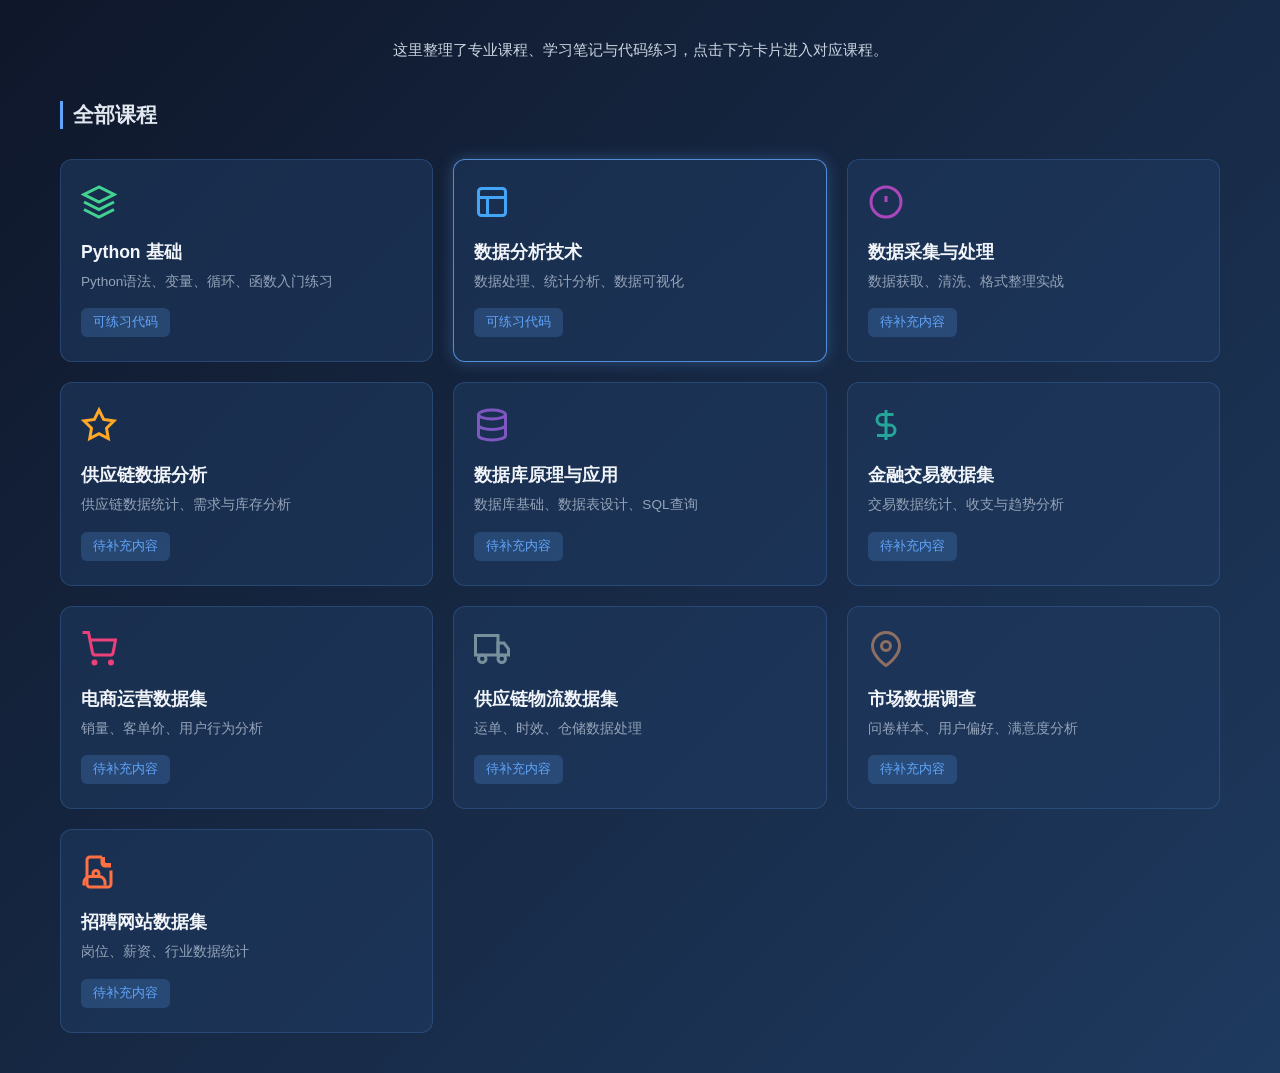
<file: index.html>
<!DOCTYPE html>
<html lang="zh-CN">
<head>
    <meta charset="UTF-8">
    <meta name="viewport" content="width=device-width, initial-scale=1.0">
    <title>蔡欣淇 | 专业课程学习主页</title>
    <link rel="stylesheet" href="css/style.css">
</head>
<body>
    <div class="container">
        <div class="header-text">
            <p>这里整理了专业课程、学习笔记与代码练习，点击下方卡片进入对应课程。</p >
        </div>

        <h2 class="section-title">全部课程</h2>

        <div class="course-grid">
            <!-- 课程卡片1 -->
            <div class="course-card" onclick="location.href='courses/python-basic.html'">
                <div class="card-icon">
                    <svg width="36" height="36" viewBox="0 0 24 24" fill="none" stroke="#42d392" stroke-width="2">
                        <path d="M12 2L2 7l10 5 10-5-10-5z"></path>
                        <path d="M2 17l10 5 10-5"></path>
                        <path d="M2 12l10 5 10-5"></path>
                    </svg>
                </div>
                <h3>Python 基础</h3>
                <p>Python语法、变量、循环、函数入门练习</p >
                <button class="card-btn">可练习代码</button>
            </div>

            <!-- 课程卡片2 -->
            <div class="course-card active" onclick="location.href='courses/data-analysis.html'">
                <div class="card-icon">
                    <svg width="36" height="36" viewBox="0 0 24 24" fill="none" stroke="#42a5f5" stroke-width="2">
                        <rect x="3" y="3" width="18" height="18" rx="2" ry="2"></rect>
                        <line x1="3" y1="9" x2="21" y2="9"></line>
                        <line x1="9" y1="21" x2="9" y2="9"></line>
                    </svg>
                </div>
                <h3>数据分析技术</h3>
                <p>数据处理、统计分析、数据可视化</p >
                <button class="card-btn">可练习代码</button>
            </div>

            <!-- 课程卡片3 -->
            <div class="course-card" onclick="location.href='courses/data-collection.html'">
                <div class="card-icon">
                    <svg width="36" height="36" viewBox="0 0 24 24" fill="none" stroke="#ab47bc" stroke-width="2">
                        <circle cx="12" cy="12" r="10"></circle>
                        <line x1="12" y1="8" x2="12" y2="12"></line>
                        <line x1="12" y1="16" x2="12.01" y2="16"></line>
                    </svg>
                </div>
                <h3>数据采集与处理</h3>
                <p>数据获取、清洗、格式整理实战</p >
                <button class="card-btn">待补充内容</button>
            </div>

            <!-- 课程卡片4 -->
            <div class="course-card" onclick="location.href='courses/supply-chain.html'">
                <div class="card-icon">
                    <svg width="36" height="36" viewBox="0 0 24 24" fill="none" stroke="#ffa726" stroke-width="2">
                        <polygon points="12 2 15.09 8.26 22 9.27 17 14.14 18.18 21.02 12 17.77 5.82 21.02 7 14.14 2 9.27 8.91 8.26 12 2"></polygon>
                    </svg>
                </div>
                <h3>供应链数据分析</h3>
                <p>供应链数据统计、需求与库存分析</p >
                <button class="card-btn">待补充内容</button>
            </div>

            <!-- 课程卡片5 -->
            <div class="course-card" onclick="location.href='courses/database.html'">
                <div class="card-icon">
                    <svg width="36" height="36" viewBox="0 0 24 24" fill="none" stroke="#7e57c2" stroke-width="2">
                        <ellipse cx="12" cy="5" rx="9" ry="3"></ellipse>
                        <path d="M21 12c0 1.66-4 3-9 3s-9-1.34-9-3"></path>
                        <path d="M3 5v14c0 1.66 4 3 9 3s9-1.34 9-3V5"></path>
                    </svg>
                </div>
                <h3>数据库原理与应用</h3>
                <p>数据库基础、数据表设计、SQL查询</p >
                <button class="card-btn">待补充内容</button>
            </div>

            <!-- 课程卡片6 -->
            <div class="course-card" onclick="location.href='courses/finance-dataset.html'">
                <div class="card-icon">
                    <svg width="36" height="36" viewBox="0 0 24 24" fill="none" stroke="#26a69a" stroke-width="2">
                        <path d="M12 2v20M17 5H9.5a3.5 3.5 0 0 0 0 7h5a3.5 3.5 0 0 1 0 7H6"></path>
                    </svg>
                </div>
                <h3>金融交易数据集</h3>
                <p>交易数据统计、收支与趋势分析</p >
                <button class="card-btn">待补充内容</button>
            </div>

            <!-- 课程卡片7 -->
            <div class="course-card" onclick="location.href='courses/ecom-dataset.html'">
                <div class="card-icon">
                    <svg width="36" height="36" viewBox="0 0 24 24" fill="none" stroke="#ec407a" stroke-width="2">
                        <circle cx="9" cy="21" r="1"></circle>
                        <circle cx="20" cy="21" r="1"></circle>
                        <path d="M1 1h4l2.68 13.39a2 2 0 0 0 2 1.61h9.72a2 2 0 0 0 2-1.61L23 6H6"></path>
                    </svg>
                </div>
                <h3>电商运营数据集</h3>
                <p>销量、客单价、用户行为分析</p >
                <button class="card-btn">待补充内容</button>
            </div>

            <!-- 课程卡片8 -->
            <div class="course-card" onclick="location.href='courses/logistics.html'">
                <div class="card-icon">
                    <svg width="36" height="36" viewBox="0 0 24 24" fill="none" stroke="#78909c" stroke-width="2">
                        <rect x="1" y="3" width="15" height="13"></rect>
                        <polygon points="16 8 20 8 23 12 23 16 16 16 16 8"></polygon>
                        <circle cx="5.5" cy="18.5" r="2.5"></circle>
                        <circle cx="18.5" cy="18.5" r="2.5"></circle>
                    </svg>
                </div>
                <h3>供应链物流数据集</h3>
                <p>运单、时效、仓储数据处理</p >
                <button class="card-btn">待补充内容</button>
            </div>

            <!-- 课程卡片9 -->
            <div class="course-card" onclick="location.href='courses/market-research.html'">
                <div class="card-icon">
                    <svg width="36" height="36" viewBox="0 0 24 24" fill="none" stroke="#8d6e63" stroke-width="2">
                        <path d="M21 10c0 7-9 13-9 13s-9-6-9-13a9 9 0 0 1 18 0z"></path>
                        <circle cx="12" cy="10" r="3"></circle>
                    </svg>
                </div>
                <h3>市场数据调查</h3>
                <p>问卷样本、用户偏好、满意度分析</p >
                <button class="card-btn">待补充内容</button>
            </div>

            <!-- 课程卡片10 -->
            <div class="course-card" onclick="location.href='courses/recruitment.html'">
                <div class="card-icon">
                    <svg width="36" height="36" viewBox="0 0 24 24" fill="none" stroke="#ff7043" stroke-width="2">
                        <path d="M20 7h-3a2 2 0 0 1-2-2V2"></path>
                        <path d="M14 2H6a2 2 0 0 0-2 2v16a2 2 0 0 0 2 2h12a2 2 0 0 0 2-2v-9"></path>
                        <path d="M14 2v4a2 2 0 0 0 2 2h4"></path>
                        <circle cx="10" cy="13" r="2"></circle>
                        <path d="M16 21v-2a4 4 0 0 0-4-4H6a4 4 0 0 0-4 4v2"></path>
                    </svg>
                </div>
                <h3>招聘网站数据集</h3>
                <p>岗位、薪资、行业数据统计</p >
                <button class="card-btn">待补充内容</button>
            </div>
        </div>
    </div>
</body>
</html>
</file>
<file: css/style.css>
* {
    margin: 0;
    padding: 0;
    box-sizing: border-box;
    font-family: "Microsoft YaHei", sans-serif;
}

body {
    background: linear-gradient(135deg, #0f172a 0%, #1e3a5f 100%);
    color: #e2e8f0;
    min-height: 100vh;
}

.container {
    max-width: 1200px;
    margin: 0 auto;
    padding: 40px 20px;
}

.header-text {
    text-align: center;
    margin-bottom: 40px;
    color: #cbd5e1;
    font-size: 0.95rem;
}

.section-title {
    font-size: 1.3rem;
    margin-bottom: 30px;
    padding-left: 10px;
    border-left: 3px solid #60a5fa;
}

/* 课程卡片网格 */
.course-grid {
    display: grid;
    grid-template-columns: repeat(auto-fill, minmax(280px, 1fr));
    gap: 20px;
}

/* 卡片样式（和你截图里的一致） */
.course-card {
    background: rgba(30, 58, 95, 0.6);
    border: 1px solid rgba(96, 165, 250, 0.2);
    border-radius: 12px;
    padding: 24px 20px;
    cursor: pointer;
    transition: all 0.3s ease;
    position: relative;
    overflow: hidden;
}

.course-card::before {
    content: "";
    position: absolute;
    top: 0;
    left: 0;
    width: 100%;
    height: 100%;
    background: linear-gradient(135deg, rgba(96, 165, 250, 0.1), transparent);
    opacity: 0;
    transition: opacity 0.3s;
}

.course-card:hover::before {
    opacity: 1;
}

.course-card:hover {
    transform: translateY(-4px);
    border-color: rgba(96, 165, 250, 0.6);
    box-shadow: 0 8px 20px rgba(0, 0, 0, 0.3);
}

/* 激活状态（和截图里高亮的卡片一致） */
.course-card.active {
    border-color: rgba(96, 165, 250, 0.8);
    box-shadow: 0 0 15px rgba(96, 165, 250, 0.3);
}

.card-icon {
    margin-bottom: 16px;
}

.course-card h3 {
    font-size: 1.1rem;
    margin-bottom: 8px;
    color: #f1f5f9;
}

.course-card p {
    font-size: 0.85rem;
    color: #94a3b8;
    margin-bottom: 16px;
    line-height: 1.5;
}

.card-btn {
    background: rgba(96, 165, 250, 0.2);
    color: #60a5fa;
    border: none;
    padding: 6px 12px;
    border-radius: 6px;
    font-size: 0.8rem;
    cursor: pointer;
    transition: background 0.3s;
}

.card-btn:hover {
    background: rgba(96, 165, 250, 0.3);
}

/* 课程页面返回按钮（保留） */
.back-btn {
    display: inline-block;
    background-color: #2b6cb0;
    color: #fff;
    padding: 10px 20px;
    border-radius: 8px;
    text-decoration: none;
    margin-bottom: 25px;
    transition: background 0.3s;
}

.back-btn:hover {
    background-color: #1a4982;
}

/* 课程页面代码框样式 */
.code-box {
    background: #1e293b;
    border-radius: 12px;
    padding: 20px;
    margin: 20px 0;
}

textarea {
    width: 100%;
    min-height: 220px;
    background: #0f172a;
    color: #e2e8f0;
    border: none;
    border-radius: 8px;
    padding: 15px;
    font-size: 14px;
    resize: vertical;
    outline: none;
}

.run-btn {
    margin-top: 15px;
    padding: 10px 26px;
    background: #059669;
    color: #fff;
    border: none;
    border-radius: 8px;
    cursor: pointer;
    font-size: 15px;
    transition: background 0.3s;
}

.run-btn:hover {
    background: #047857;
}

.output {
    margin-top: 20px;
    background: #f8fafc;
    border: 1px solid #e2e8f0;
    border-radius: 8px;
    padding: 15px;
    min-height: 80px;
    white-space: pre-wrap;
    color: #1e293b;
}
</file>
